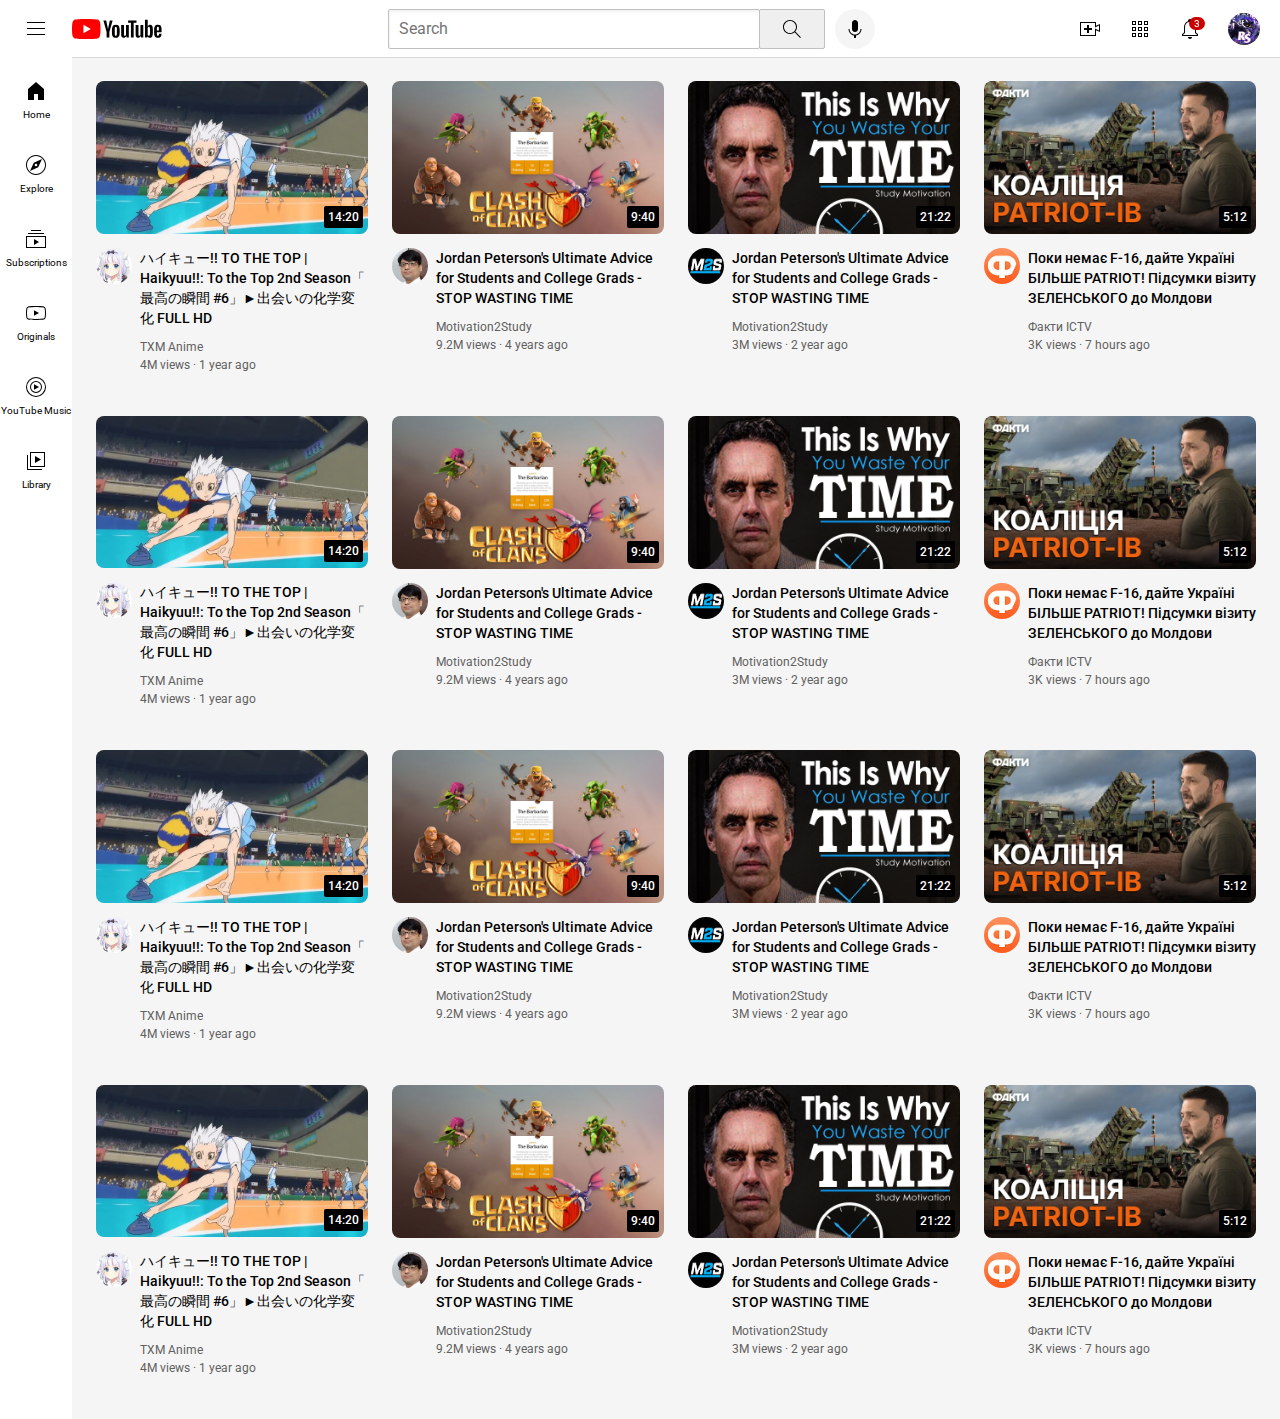
<file: index.html>
<!DOCTYPE html>
<html>
  <head>
    <title>
      My Youtube
    </title>

    <link rel="stylesheet" href="styles/general.css">
    <link rel="stylesheet" href="styles/header.css">
    <link rel="stylesheet" href="styles/video.css">
    <link rel="stylesheet" href="styles/sidebar.css">
    <link rel="preconnect" href="https://fonts.googleapis.com">
    <link rel="preconnect" href="https://fonts.gstatic.com" crossorigin>
    <link href="https://fonts.googleapis.com/css2?family=Montserrat:wght@400;700&family=Roboto:wght@400;500;700&display=swap" rel="stylesheet">
  </head>

  <body>
    <div class="header">
      <div class="left-section">
        <img class="hamburger-menu" src="icons/hamburger-menu.svg" alt="error">

        <img class="youtube-logo" src="icons/youtube-logo.svg" alt="error">
      </div>

      <div class="middle-section">
        <input class="search-bar" type="text" placeholder="Search">

        <button class="search-button">
          <img class="search" src="icons/search.svg" alt="error">

          <div class="tooltip">
            Search
          </div>
        </button>

        <button class="voice-search-button">
          <img class="voice-search" src="icons/voice-search-icon.svg" alt="error">

          <div class="tooltip">
            Search with your voice
          </div>
        </button>
      </div>

      <div class="right-section">
        <div class="upload-icon-container">
          <img class="upload-icon" src="icons/upload.svg">
           
          <div class="tooltip">
            Create
          </div>
        </div>
        
        <div class="youtube-apps-container">
          <img class="youtube-apps" src="icons/youtube-apps.svg">

          <div class="tooltip">
            YouTube apps
          </div>
        </div>
        
        <div class="notifications-icon-container">
          <img class="notifications-icon" src="icons/notifications.svg">
          <div class="notifications-count">
            3
          </div>
          <div class="tooltip">
            Notifications
          </div>
        </div>
        
        <img class="avatar" src="avatars/channel-profile.jpg">
      </div>
    </div>
    
    <div class="sidebar">
      <div class="sidebar-link">
        <img src="icons/home.svg">

        <p class="">
          Home
        </p>
      </div>

      <div class="sidebar-link">
        <img src="icons/explore.svg">

        <p class="">
          Explore
        </p>
      </div>

      <div class="sidebar-link">
        <img src="icons/subscriptions.svg">

        <p class="">
          Subscriptions
        </p>
      </div>

      <div class="sidebar-link">
        <img src="icons/originals.svg">

        <p>
          Originals
        </p>
      </div>

      <div class="sidebar-link">
        <img src="icons/youtube-music.svg">

        <p class="">
          YouTube Music
        </p>
      </div>

      <div class="sidebar-link">
        <img src="icons/library.svg">

        <p class="">
          Library
        </p>
      </div>
    </div>

    <div class="video-grid">
          <!-- 1 -->
      <div class="video-preview">
        <div class="thumbnail-row">
          <a href="https://www.youtube.com/watch?v=K_aB3kLP4VA">
            <img class="thumbnail" src="thumbnails/preview-1.webp">
          </a>
          <div class="video-time">
            14:20
          </div>
        </div>
        <div class="video-info-grid">
          <div class="channel-picture">
            <a href="https://www.youtube.com/@HoangVuOfficial17042003">
              <img class="profile-picture" src="avatars/author-profile-1.jpg">
            </a>
            <div class="channel-tip">
              <img class="profile-picture" src="avatars/author-profile-1.jpg">
              <div class="channel-tip-info">
                <div class="channel-tip-name">
                  TXM Anime
                </div>
                <p class="video-stats">
                  42.1K subscribers
                </p>
              </div>
            </div>
          </div>
  
          <div class="video-info">
            <a class="title-link" href="https://www.youtube.com/watch?v=K_aB3kLP4VA">
              <p class="video-title">
                ハイキュー!! TO THE TOP | Haikyuu!!: To the Top 2nd Season「 最高の瞬間 #6」►出会いの化学変化 FULL HD
              </p>
            </a>
            
            <p class="video-author">
              TXM Anime
            </p>
      
            <p class="video-stats">
              4M views &middot; 1 year ago
            </p>
          </div>
        </div>
      </div>
           <!-- 2 -->
      <div class="video-preview">
        <div class="thumbnail-row">
          <a href="https://www.youtube.com/watch?v=DEQUnDvjnrA">
            <img class="thumbnail" src="thumbnails/preview-2.jpg">
          </a>
          <div class="video-time">
            9:40
          </div>
        </div>
        <div class="video-info-grid">
          <div class="channel-picture">
            <a href="https://www.youtube.com/@Web_App_And_Customization">
              <img class="profile-picture" src="avatars/author-profile-2.jpg">
            </a>
            <div class="channel-tip">
              <img class="profile-picture" src="avatars/author-profile-2.jpg">
              <div class="channel-tip-info">
                <div class="channel-tip-name">
                  Web Applications And Customization
                </div>
                <p class="video-stats">
                  12 subscribers
                </p>
              </div>
            </div>
          </div>
          <div class="video-info">
            <a class="title-link" href="https://www.youtube.com/watch?v=wsNzAuYDgy0">
              <p class="video-title">
                Jordan Peterson's Ultimate Advice for Students and College Grads - STOP WASTING TIME
              </p>
            </a>
            
            <p class="video-author">         
              Motivation2Study
            </p>
      
            <p class="video-stats">
              9.2M views &middot; 4 years ago
            </p>
          </div>
        </div>
      </div>
      <!-- 3 -->
      <div class="video-preview">
        <div class="thumbnail-row">
          <a href="https://www.youtube.com/watch?v=wsNzAuYDgy0">
            <img class="thumbnail" src="thumbnails/preview-3.webp">
          </a>
          <div class="video-time">
            21:22
          </div>
        </div>
        <div class="video-info-grid">
          <div class="channel-picture">
            <a href="https://www.youtube.com/@HoangVuOfficial17042003">
              <img class="profile-picture" src="avatars/author-profile-3.jpg">
            </a>
            <div class="channel-tip">
              <img class="profile-picture" src="avatars/author-profile-3.jpg">
              <div class="channel-tip-info">
                <div class="channel-tip-name">
                  Motivation2Study
                </div>
                <p class="video-stats">
                  4.08M subscribers
                </p>
              </div>
            </div>
          </div>
  
          <div class="video-info">
            <a class="title-link" href="https://www.youtube.com/watch?v=wsNzAuYDgy0">
              <p class="video-title">
                Jordan Peterson's Ultimate Advice for Students and College Grads - STOP WASTING TIME
              </p>
            </a>
            
            <p class="video-author">
              Motivation2Study
            </p>
      
            <p class="video-stats">
              3M views &middot; 2 year ago
            </p>
          </div>
        </div>
      </div>
      <!-- 4-->
      <div class="video-preview">
        <div class="thumbnail-row">
          <a href="https://www.youtube.com/watch?v=hfve2lKHNI0">
            <img class="thumbnail" src="thumbnails/preview-4.jpg">
          </a>
          <div class="video-time">
            5:12
          </div>
        </div>
        <div class="video-info-grid">
          <div class="channel-picture">
            <a href="https://www.youtube.com/@FaktyICTVchannel">
              <img class="profile-picture" src="avatars/author-profile-4.jpg">
            </a>
            <div class="channel-tip">
              <img class="profile-picture" src="avatars/author-profile-4.jpg">
              <div class="channel-tip-info">
                <div class="channel-tip-name">
                  Факти ICTV
                </div>
                <p class="video-stats">
                  2.08M subscribers
                </p>
              </div>
            </div>
          </div>
  
          <div class="video-info">
            <a class="title-link" href="https://www.youtube.com/watch?v=hfve2lKHNI0">
              <p class="video-title">
                Поки немає F-16, дайте Україні БІЛЬШЕ PATRIOT! Підсумки візиту ЗЕЛЕНСЬКОГО до Молдови
              </p>
            </a>
            
            <p class="video-author">
              Факти ICTV
            </p>
      
            <p class="video-stats">
              3K views &middot; 7 hours ago
            </p>
          </div>
        </div>
      </div>

          <!-- 1 -->
          <div class="video-preview">
            <div class="thumbnail-row">
              <a href="https://www.youtube.com/watch?v=K_aB3kLP4VA">
                <img class="thumbnail" src="thumbnails/preview-1.webp">
              </a>
              <div class="video-time">
                14:20
              </div>
            </div>
            <div class="video-info-grid">
              <div class="channel-picture">
                <a href="https://www.youtube.com/@HoangVuOfficial17042003">
                  <img class="profile-picture" src="avatars/author-profile-1.jpg">
                </a>
                <div class="channel-tip">
                  <img class="profile-picture" src="avatars/author-profile-1.jpg">
                  <div class="channel-tip-info">
                    <div class="channel-tip-name">
                      TXM Anime
                    </div>
                    <p class="video-stats">
                      42.1K subscribers
                    </p>
                  </div>
                </div>
              </div>
      
              <div class="video-info">
                <a class="title-link" href="https://www.youtube.com/watch?v=K_aB3kLP4VA">
                  <p class="video-title">
                    ハイキュー!! TO THE TOP | Haikyuu!!: To the Top 2nd Season「 最高の瞬間 #6」►出会いの化学変化 FULL HD
                  </p>
                </a>
                
                <p class="video-author">
                  TXM Anime
                </p>
          
                <p class="video-stats">
                  4M views &middot; 1 year ago
                </p>
              </div>
            </div>
          </div>
               <!-- 2 -->
          <div class="video-preview">
            <div class="thumbnail-row">
              <a href="https://www.youtube.com/watch?v=DEQUnDvjnrA">
                <img class="thumbnail" src="thumbnails/preview-2.jpg">
              </a>
              <div class="video-time">
                9:40
              </div>
            </div>
            <div class="video-info-grid">
              <div class="channel-picture">
                <a href="https://www.youtube.com/@Web_App_And_Customization">
                  <img class="profile-picture" src="avatars/author-profile-2.jpg">
                </a>
                <div class="channel-tip">
                  <img class="profile-picture" src="avatars/author-profile-2.jpg">
                  <div class="channel-tip-info">
                    <div class="channel-tip-name">
                      Web Applications And Customization
                    </div>
                    <p class="video-stats">
                      12 subscribers
                    </p>
                  </div>
                </div>
              </div>
              <div class="video-info">
                <a class="title-link" href="https://www.youtube.com/watch?v=wsNzAuYDgy0">
                  <p class="video-title">
                    Jordan Peterson's Ultimate Advice for Students and College Grads - STOP WASTING TIME
                  </p>
                </a>
                
                <p class="video-author">         
                  Motivation2Study
                </p>
          
                <p class="video-stats">
                  9.2M views &middot; 4 years ago
                </p>
              </div>
            </div>
          </div>
          <!-- 3 -->
          <div class="video-preview">
            <div class="thumbnail-row">
              <a href="https://www.youtube.com/watch?v=wsNzAuYDgy0">
                <img class="thumbnail" src="thumbnails/preview-3.webp">
              </a>
              <div class="video-time">
                21:22
              </div>
            </div>
            <div class="video-info-grid">
              <div class="channel-picture">
                <a href="https://www.youtube.com/@HoangVuOfficial17042003">
                  <img class="profile-picture" src="avatars/author-profile-3.jpg">
                </a>
                <div class="channel-tip">
                  <img class="profile-picture" src="avatars/author-profile-3.jpg">
                  <div class="channel-tip-info">
                    <div class="channel-tip-name">
                      Motivation2Study
                    </div>
                    <p class="video-stats">
                      4.08M subscribers
                    </p>
                  </div>
                </div>
              </div>
      
              <div class="video-info">
                <a class="title-link" href="https://www.youtube.com/watch?v=wsNzAuYDgy0">
                  <p class="video-title">
                    Jordan Peterson's Ultimate Advice for Students and College Grads - STOP WASTING TIME
                  </p>
                </a>
                
                <p class="video-author">
                  Motivation2Study
                </p>
          
                <p class="video-stats">
                  3M views &middot; 2 year ago
                </p>
              </div>
            </div>
          </div>
          <!-- 4-->
          <div class="video-preview">
            <div class="thumbnail-row">
              <a href="https://www.youtube.com/watch?v=hfve2lKHNI0">
                <img class="thumbnail" src="thumbnails/preview-4.jpg">
              </a>
              <div class="video-time">
                5:12
              </div>
            </div>
            <div class="video-info-grid">
              <div class="channel-picture">
                <a href="https://www.youtube.com/@FaktyICTVchannel">
                  <img class="profile-picture" src="avatars/author-profile-4.jpg">
                </a>
                <div class="channel-tip">
                  <img class="profile-picture" src="avatars/author-profile-4.jpg">
                  <div class="channel-tip-info">
                    <div class="channel-tip-name">
                      Факти ICTV
                    </div>
                    <p class="video-stats">
                      2.08M subscribers
                    </p>
                  </div>
                </div>
              </div>
      
              <div class="video-info">
                <a class="title-link" href="https://www.youtube.com/watch?v=hfve2lKHNI0">
                  <p class="video-title">
                    Поки немає F-16, дайте Україні БІЛЬШЕ PATRIOT! Підсумки візиту ЗЕЛЕНСЬКОГО до Молдови
                  </p>
                </a>
                
                <p class="video-author">
                  Факти ICTV
                </p>
          
                <p class="video-stats">
                  3K views &middot; 7 hours ago
                </p>
              </div>
            </div>
          </div>

              <!-- 1 -->
      <div class="video-preview">
        <div class="thumbnail-row">
          <a href="https://www.youtube.com/watch?v=K_aB3kLP4VA">
            <img class="thumbnail" src="thumbnails/preview-1.webp">
          </a>
          <div class="video-time">
            14:20
          </div>
        </div>
        <div class="video-info-grid">
          <div class="channel-picture">
            <a href="https://www.youtube.com/@HoangVuOfficial17042003">
              <img class="profile-picture" src="avatars/author-profile-1.jpg">
            </a>
            <div class="channel-tip">
              <img class="profile-picture" src="avatars/author-profile-1.jpg">
              <div class="channel-tip-info">
                <div class="channel-tip-name">
                  TXM Anime
                </div>
                <p class="video-stats">
                  42.1K subscribers
                </p>
              </div>
            </div>
          </div>
  
          <div class="video-info">
            <a class="title-link" href="https://www.youtube.com/watch?v=K_aB3kLP4VA">
              <p class="video-title">
                ハイキュー!! TO THE TOP | Haikyuu!!: To the Top 2nd Season「 最高の瞬間 #6」►出会いの化学変化 FULL HD
              </p>
            </a>
            
            <p class="video-author">
              TXM Anime
            </p>
      
            <p class="video-stats">
              4M views &middot; 1 year ago
            </p>
          </div>
        </div>
      </div>
           <!-- 2 -->
      <div class="video-preview">
        <div class="thumbnail-row">
          <a href="https://www.youtube.com/watch?v=DEQUnDvjnrA">
            <img class="thumbnail" src="thumbnails/preview-2.jpg">
          </a>
          <div class="video-time">
            9:40
          </div>
        </div>
        <div class="video-info-grid">
          <div class="channel-picture">
            <a href="https://www.youtube.com/@Web_App_And_Customization">
              <img class="profile-picture" src="avatars/author-profile-2.jpg">
            </a>
            <div class="channel-tip">
              <img class="profile-picture" src="avatars/author-profile-2.jpg">
              <div class="channel-tip-info">
                <div class="channel-tip-name">
                  Web Applications And Customization
                </div>
                <p class="video-stats">
                  12 subscribers
                </p>
              </div>
            </div>
          </div>
          <div class="video-info">
            <a class="title-link" href="https://www.youtube.com/watch?v=wsNzAuYDgy0">
              <p class="video-title">
                Jordan Peterson's Ultimate Advice for Students and College Grads - STOP WASTING TIME
              </p>
            </a>
            
            <p class="video-author">         
              Motivation2Study
            </p>
      
            <p class="video-stats">
              9.2M views &middot; 4 years ago
            </p>
          </div>
        </div>
      </div>
      <!-- 3 -->
      <div class="video-preview">
        <div class="thumbnail-row">
          <a href="https://www.youtube.com/watch?v=wsNzAuYDgy0">
            <img class="thumbnail" src="thumbnails/preview-3.webp">
          </a>
          <div class="video-time">
            21:22
          </div>
        </div>
        <div class="video-info-grid">
          <div class="channel-picture">
            <a href="https://www.youtube.com/@HoangVuOfficial17042003">
              <img class="profile-picture" src="avatars/author-profile-3.jpg">
            </a>
            <div class="channel-tip">
              <img class="profile-picture" src="avatars/author-profile-3.jpg">
              <div class="channel-tip-info">
                <div class="channel-tip-name">
                  Motivation2Study
                </div>
                <p class="video-stats">
                  4.08M subscribers
                </p>
              </div>
            </div>
          </div>
  
          <div class="video-info">
            <a class="title-link" href="https://www.youtube.com/watch?v=wsNzAuYDgy0">
              <p class="video-title">
                Jordan Peterson's Ultimate Advice for Students and College Grads - STOP WASTING TIME
              </p>
            </a>
            
            <p class="video-author">
              Motivation2Study
            </p>
      
            <p class="video-stats">
              3M views &middot; 2 year ago
            </p>
          </div>
        </div>
      </div>
      <!-- 4-->
      <div class="video-preview">
        <div class="thumbnail-row">
          <a href="https://www.youtube.com/watch?v=hfve2lKHNI0">
            <img class="thumbnail" src="thumbnails/preview-4.jpg">
          </a>
          <div class="video-time">
            5:12
          </div>
        </div>
        <div class="video-info-grid">
          <div class="channel-picture">
            <a href="https://www.youtube.com/@FaktyICTVchannel">
              <img class="profile-picture" src="avatars/author-profile-4.jpg">
            </a>
            <div class="channel-tip">
              <img class="profile-picture" src="avatars/author-profile-4.jpg">
              <div class="channel-tip-info">
                <div class="channel-tip-name">
                  Факти ICTV
                </div>
                <p class="video-stats">
                  2.08M subscribers
                </p>
              </div>
            </div>
          </div>
  
          <div class="video-info">
            <a class="title-link" href="https://www.youtube.com/watch?v=hfve2lKHNI0">
              <p class="video-title">
                Поки немає F-16, дайте Україні БІЛЬШЕ PATRIOT! Підсумки візиту ЗЕЛЕНСЬКОГО до Молдови
              </p>
            </a>
            
            <p class="video-author">
              Факти ICTV
            </p>
      
            <p class="video-stats">
              3K views &middot; 7 hours ago
            </p>
          </div>
        </div>
      </div>

          <!-- 1 -->
          <div class="video-preview">
            <div class="thumbnail-row">
              <a href="https://www.youtube.com/watch?v=K_aB3kLP4VA">
                <img class="thumbnail" src="thumbnails/preview-1.webp">
              </a>
              <div class="video-time">
                14:20
              </div>
            </div>
            <div class="video-info-grid">
              <div class="channel-picture">
                <a href="https://www.youtube.com/@HoangVuOfficial17042003">
                  <img class="profile-picture" src="avatars/author-profile-1.jpg">
                </a>
                <div class="channel-tip">
                  <img class="profile-picture" src="avatars/author-profile-1.jpg">
                  <div class="channel-tip-info">
                    <div class="channel-tip-name">
                      TXM Anime
                    </div>
                    <p class="video-stats">
                      42.1K subscribers
                    </p>
                  </div>
                </div>
              </div>
      
              <div class="video-info">
                <a class="title-link" href="https://www.youtube.com/watch?v=K_aB3kLP4VA">
                  <p class="video-title">
                    ハイキュー!! TO THE TOP | Haikyuu!!: To the Top 2nd Season「 最高の瞬間 #6」►出会いの化学変化 FULL HD
                  </p>
                </a>
                
                <p class="video-author">
                  TXM Anime
                </p>
          
                <p class="video-stats">
                  4M views &middot; 1 year ago
                </p>
              </div>
            </div>
          </div>
               <!-- 2 -->
          <div class="video-preview">
            <div class="thumbnail-row">
              <a href="https://www.youtube.com/watch?v=DEQUnDvjnrA">
                <img class="thumbnail" src="thumbnails/preview-2.jpg">
              </a>
              <div class="video-time">
                9:40
              </div>
            </div>
            <div class="video-info-grid">
              <div class="channel-picture">
                <a href="https://www.youtube.com/@Web_App_And_Customization">
                  <img class="profile-picture" src="avatars/author-profile-2.jpg">
                </a>
                <div class="channel-tip">
                  <img class="profile-picture" src="avatars/author-profile-2.jpg">
                  <div class="channel-tip-info">
                    <div class="channel-tip-name">
                      Web Applications And Customization
                    </div>
                    <p class="video-stats">
                      12 subscribers
                    </p>
                  </div>
                </div>
              </div>
              <div class="video-info">
                <a class="title-link" href="https://www.youtube.com/watch?v=wsNzAuYDgy0">
                  <p class="video-title">
                    Jordan Peterson's Ultimate Advice for Students and College Grads - STOP WASTING TIME
                  </p>
                </a>
                
                <p class="video-author">         
                  Motivation2Study
                </p>
          
                <p class="video-stats">
                  9.2M views &middot; 4 years ago
                </p>
              </div>
            </div>
          </div>
          <!-- 3 -->
          <div class="video-preview">
            <div class="thumbnail-row">
              <a href="https://www.youtube.com/watch?v=wsNzAuYDgy0">
                <img class="thumbnail" src="thumbnails/preview-3.webp">
              </a>
              <div class="video-time">
                21:22
              </div>
            </div>
            <div class="video-info-grid">
              <div class="channel-picture">
                <a href="https://www.youtube.com/@HoangVuOfficial17042003">
                  <img class="profile-picture" src="avatars/author-profile-3.jpg">
                </a>
                <div class="channel-tip">
                  <img class="profile-picture" src="avatars/author-profile-3.jpg">
                  <div class="channel-tip-info">
                    <div class="channel-tip-name">
                      Motivation2Study
                    </div>
                    <p class="video-stats">
                      4.08M subscribers
                    </p>
                  </div>
                </div>
              </div>
      
              <div class="video-info">
                <a class="title-link" href="https://www.youtube.com/watch?v=wsNzAuYDgy0">
                  <p class="video-title">
                    Jordan Peterson's Ultimate Advice for Students and College Grads - STOP WASTING TIME
                  </p>
                </a>
                
                <p class="video-author">
                  Motivation2Study
                </p>
          
                <p class="video-stats">
                  3M views &middot; 2 year ago
                </p>
              </div>
            </div>
          </div>
          <!-- 4-->
          <div class="video-preview">
            <div class="thumbnail-row">
              <a href="https://www.youtube.com/watch?v=hfve2lKHNI0">
                <img class="thumbnail" src="thumbnails/preview-4.jpg">
              </a>
              <div class="video-time">
                5:12
              </div>
            </div>
            <div class="video-info-grid">
              <div class="channel-picture">
                <a href="https://www.youtube.com/@FaktyICTVchannel">
                  <img class="profile-picture" src="avatars/author-profile-4.jpg">
                </a>
                <div class="channel-tip">
                  <img class="profile-picture" src="avatars/author-profile-4.jpg">
                  <div class="channel-tip-info">
                    <div class="channel-tip-name">
                      Факти ICTV
                    </div>
                    <p class="video-stats">
                      2.08M subscribers
                    </p>
                  </div>
                </div>
              </div>
      
              <div class="video-info">
                <a class="title-link" href="https://www.youtube.com/watch?v=hfve2lKHNI0">
                  <p class="video-title">
                    Поки немає F-16, дайте Україні БІЛЬШЕ PATRIOT! Підсумки візиту ЗЕЛЕНСЬКОГО до Молдови
                  </p>
                </a>
                
                <p class="video-author">
                  Факти ICTV
                </p>
          
                <p class="video-stats">
                  3K views &middot; 7 hours ago
                </p>
              </div>
            </div>
          </div>
    </div>
  </body>
</html>
</file>
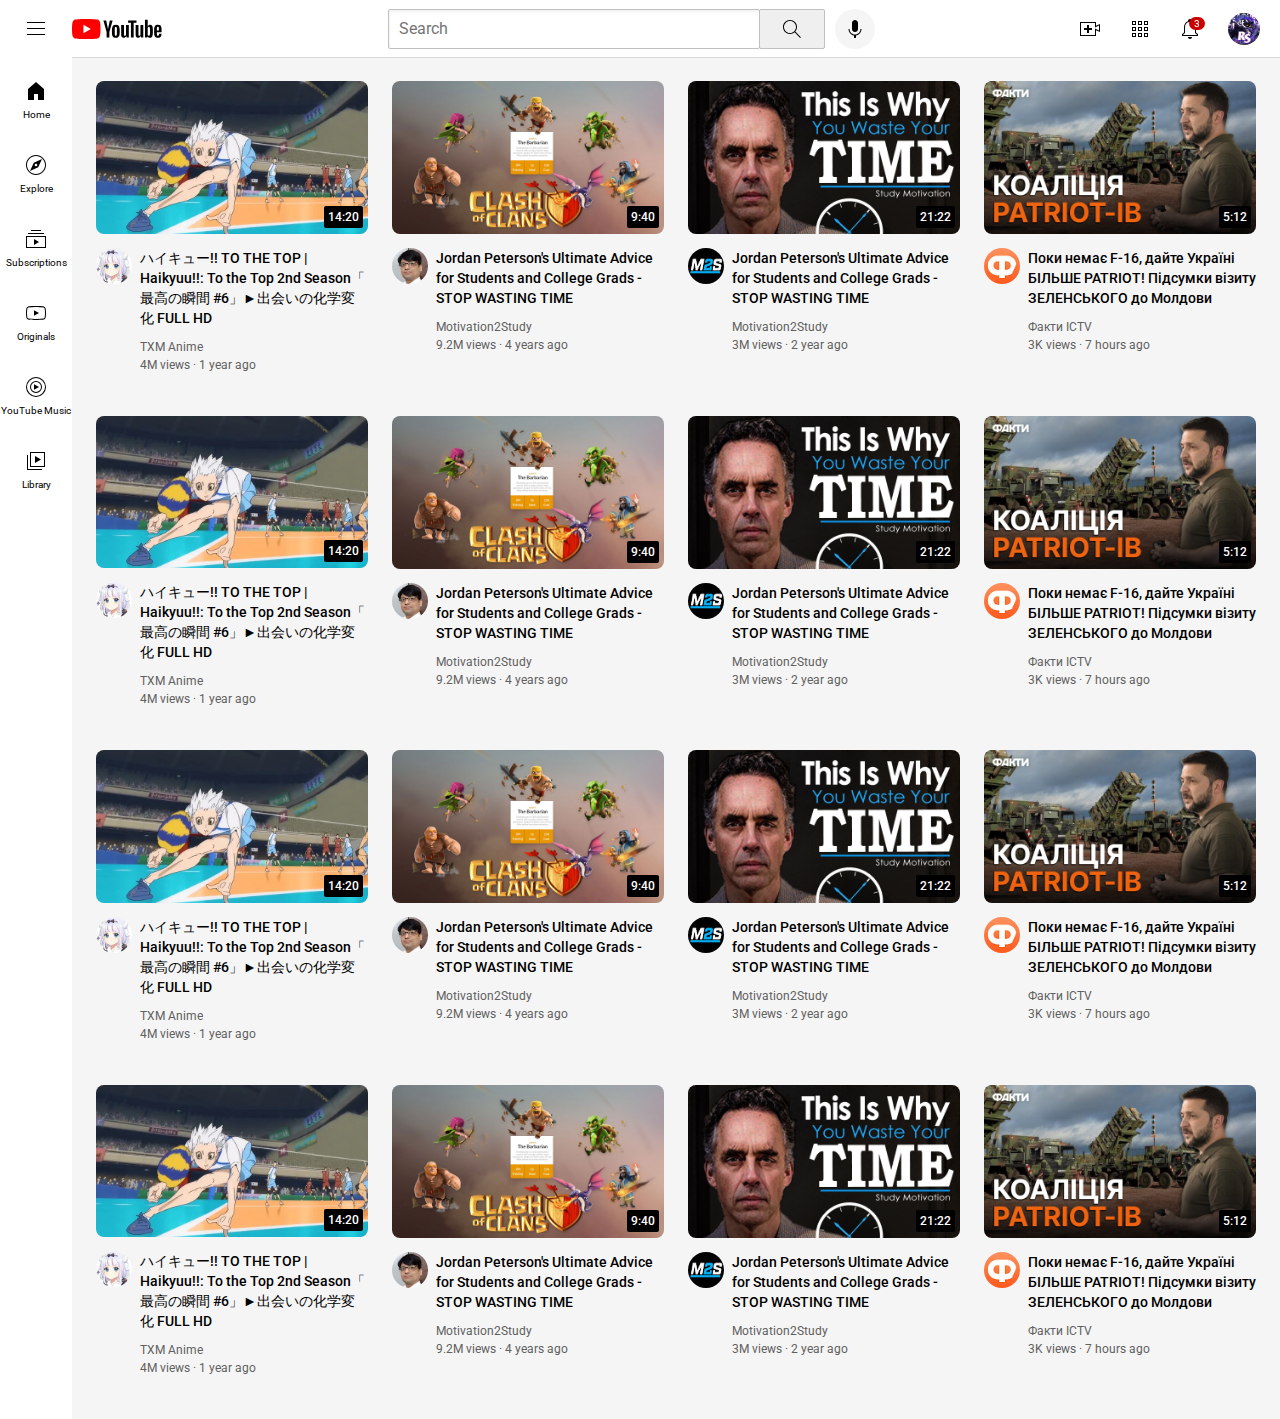
<file: youtube.html>
<!DOCTYPE html>
<html>
  <head>
    <title>
      My Youtube
    </title>

    <link rel="stylesheet" href="styles/general.css">
    <link rel="stylesheet" href="styles/header.css">
    <link rel="stylesheet" href="styles/video.css">
    <link rel="stylesheet" href="styles/sidebar.css">
    <link rel="preconnect" href="https://fonts.googleapis.com">
    <link rel="preconnect" href="https://fonts.gstatic.com" crossorigin>
    <link href="https://fonts.googleapis.com/css2?family=Montserrat:wght@400;700&family=Roboto:wght@400;500;700&display=swap" rel="stylesheet">
  </head>

  <body>
    <div class="header">
      <div class="left-section">
        <img class="hamburger-menu" src="icons/hamburger-menu.svg" alt="error">

        <img class="youtube-logo" src="icons/youtube-logo.svg" alt="error">
      </div>

      <div class="middle-section">
        <input class="search-bar" type="text" placeholder="Search">

        <button class="search-button">
          <img class="search" src="icons/search.svg" alt="error">

          <div class="tooltip">
            Search
          </div>
        </button>

        <button class="voice-search-button">
          <img class="voice-search" src="icons/voice-search-icon.svg" alt="error">

          <div class="tooltip">
            Search with your voice
          </div>
        </button>
      </div>

      <div class="right-section">
        <div class="upload-icon-container">
          <img class="upload-icon" src="icons/upload.svg">
           
          <div class="tooltip">
            Create
          </div>
        </div>
        
        <div class="youtube-apps-container">
          <img class="youtube-apps" src="icons/youtube-apps.svg">

          <div class="tooltip">
            YouTube apps
          </div>
        </div>
        
        <div class="notifications-icon-container">
          <img class="notifications-icon" src="icons/notifications.svg">
          <div class="notifications-count">
            3
          </div>
          <div class="tooltip">
            Notifications
          </div>
        </div>
        
        <img class="avatar" src="avatars/channel-profile.jpg">
      </div>
    </div>
    
    <div class="sidebar">
      <div class="sidebar-link">
        <img src="icons/home.svg">

        <p class="">
          Home
        </p>
      </div>

      <div class="sidebar-link">
        <img src="icons/explore.svg">

        <p class="">
          Explore
        </p>
      </div>

      <div class="sidebar-link">
        <img src="icons/subscriptions.svg">

        <p class="">
          Subscriptions
        </p>
      </div>

      <div class="sidebar-link">
        <img src="icons/originals.svg">

        <p>
          Originals
        </p>
      </div>

      <div class="sidebar-link">
        <img src="icons/youtube-music.svg">

        <p class="">
          YouTube Music
        </p>
      </div>

      <div class="sidebar-link">
        <img src="icons/library.svg">

        <p class="">
          Library
        </p>
      </div>
    </div>

    <div class="video-grid">
          <!-- 1 -->
      <div class="video-preview">
        <div class="thumbnail-row">
          <a href="https://www.youtube.com/watch?v=K_aB3kLP4VA">
            <img class="thumbnail" src="thumbnails/preview-1.webp">
          </a>
          <div class="video-time">
            14:20
          </div>
        </div>
        <div class="video-info-grid">
          <div class="channel-picture">
            <a href="https://www.youtube.com/@HoangVuOfficial17042003">
              <img class="profile-picture" src="avatars/author-profile-1.jpg">
            </a>
            <div class="channel-tip">
              <img class="profile-picture" src="avatars/author-profile-1.jpg">
              <div class="channel-tip-info">
                <div class="channel-tip-name">
                  TXM Anime
                </div>
                <p class="video-stats">
                  42.1K subscribers
                </p>
              </div>
            </div>
          </div>
  
          <div class="video-info">
            <a class="title-link" href="https://www.youtube.com/watch?v=K_aB3kLP4VA">
              <p class="video-title">
                ハイキュー!! TO THE TOP | Haikyuu!!: To the Top 2nd Season「 最高の瞬間 #6」►出会いの化学変化 FULL HD
              </p>
            </a>
            
            <p class="video-author">
              TXM Anime
            </p>
      
            <p class="video-stats">
              4M views &middot; 1 year ago
            </p>
          </div>
        </div>
      </div>
           <!-- 2 -->
      <div class="video-preview">
        <div class="thumbnail-row">
          <a href="https://www.youtube.com/watch?v=DEQUnDvjnrA">
            <img class="thumbnail" src="thumbnails/preview-2.jpg">
          </a>
          <div class="video-time">
            9:40
          </div>
        </div>
        <div class="video-info-grid">
          <div class="channel-picture">
            <a href="https://www.youtube.com/@Web_App_And_Customization">
              <img class="profile-picture" src="avatars/author-profile-2.jpg">
            </a>
            <div class="channel-tip">
              <img class="profile-picture" src="avatars/author-profile-2.jpg">
              <div class="channel-tip-info">
                <div class="channel-tip-name">
                  Web Applications And Customization
                </div>
                <p class="video-stats">
                  12 subscribers
                </p>
              </div>
            </div>
          </div>
          <div class="video-info">
            <a class="title-link" href="https://www.youtube.com/watch?v=wsNzAuYDgy0">
              <p class="video-title">
                Jordan Peterson's Ultimate Advice for Students and College Grads - STOP WASTING TIME
              </p>
            </a>
            
            <p class="video-author">         
              Motivation2Study
            </p>
      
            <p class="video-stats">
              9.2M views &middot; 4 years ago
            </p>
          </div>
        </div>
      </div>
      <!-- 3 -->
      <div class="video-preview">
        <div class="thumbnail-row">
          <a href="https://www.youtube.com/watch?v=wsNzAuYDgy0">
            <img class="thumbnail" src="thumbnails/preview-3.webp">
          </a>
          <div class="video-time">
            21:22
          </div>
        </div>
        <div class="video-info-grid">
          <div class="channel-picture">
            <a href="https://www.youtube.com/@HoangVuOfficial17042003">
              <img class="profile-picture" src="avatars/author-profile-3.jpg">
            </a>
            <div class="channel-tip">
              <img class="profile-picture" src="avatars/author-profile-3.jpg">
              <div class="channel-tip-info">
                <div class="channel-tip-name">
                  Motivation2Study
                </div>
                <p class="video-stats">
                  4.08M subscribers
                </p>
              </div>
            </div>
          </div>
  
          <div class="video-info">
            <a class="title-link" href="https://www.youtube.com/watch?v=wsNzAuYDgy0">
              <p class="video-title">
                Jordan Peterson's Ultimate Advice for Students and College Grads - STOP WASTING TIME
              </p>
            </a>
            
            <p class="video-author">
              Motivation2Study
            </p>
      
            <p class="video-stats">
              3M views &middot; 2 year ago
            </p>
          </div>
        </div>
      </div>
      <!-- 4-->
      <div class="video-preview">
        <div class="thumbnail-row">
          <a href="https://www.youtube.com/watch?v=hfve2lKHNI0">
            <img class="thumbnail" src="thumbnails/preview-4.jpg">
          </a>
          <div class="video-time">
            5:12
          </div>
        </div>
        <div class="video-info-grid">
          <div class="channel-picture">
            <a href="https://www.youtube.com/@FaktyICTVchannel">
              <img class="profile-picture" src="avatars/author-profile-4.jpg">
            </a>
            <div class="channel-tip">
              <img class="profile-picture" src="avatars/author-profile-4.jpg">
              <div class="channel-tip-info">
                <div class="channel-tip-name">
                  Факти ICTV
                </div>
                <p class="video-stats">
                  2.08M subscribers
                </p>
              </div>
            </div>
          </div>
  
          <div class="video-info">
            <a class="title-link" href="https://www.youtube.com/watch?v=hfve2lKHNI0">
              <p class="video-title">
                Поки немає F-16, дайте Україні БІЛЬШЕ PATRIOT! Підсумки візиту ЗЕЛЕНСЬКОГО до Молдови
              </p>
            </a>
            
            <p class="video-author">
              Факти ICTV
            </p>
      
            <p class="video-stats">
              3K views &middot; 7 hours ago
            </p>
          </div>
        </div>
      </div>

          <!-- 1 -->
          <div class="video-preview">
            <div class="thumbnail-row">
              <a href="https://www.youtube.com/watch?v=K_aB3kLP4VA">
                <img class="thumbnail" src="thumbnails/preview-1.webp">
              </a>
              <div class="video-time">
                14:20
              </div>
            </div>
            <div class="video-info-grid">
              <div class="channel-picture">
                <a href="https://www.youtube.com/@HoangVuOfficial17042003">
                  <img class="profile-picture" src="avatars/author-profile-1.jpg">
                </a>
                <div class="channel-tip">
                  <img class="profile-picture" src="avatars/author-profile-1.jpg">
                  <div class="channel-tip-info">
                    <div class="channel-tip-name">
                      TXM Anime
                    </div>
                    <p class="video-stats">
                      42.1K subscribers
                    </p>
                  </div>
                </div>
              </div>
      
              <div class="video-info">
                <a class="title-link" href="https://www.youtube.com/watch?v=K_aB3kLP4VA">
                  <p class="video-title">
                    ハイキュー!! TO THE TOP | Haikyuu!!: To the Top 2nd Season「 最高の瞬間 #6」►出会いの化学変化 FULL HD
                  </p>
                </a>
                
                <p class="video-author">
                  TXM Anime
                </p>
          
                <p class="video-stats">
                  4M views &middot; 1 year ago
                </p>
              </div>
            </div>
          </div>
               <!-- 2 -->
          <div class="video-preview">
            <div class="thumbnail-row">
              <a href="https://www.youtube.com/watch?v=DEQUnDvjnrA">
                <img class="thumbnail" src="thumbnails/preview-2.jpg">
              </a>
              <div class="video-time">
                9:40
              </div>
            </div>
            <div class="video-info-grid">
              <div class="channel-picture">
                <a href="https://www.youtube.com/@Web_App_And_Customization">
                  <img class="profile-picture" src="avatars/author-profile-2.jpg">
                </a>
                <div class="channel-tip">
                  <img class="profile-picture" src="avatars/author-profile-2.jpg">
                  <div class="channel-tip-info">
                    <div class="channel-tip-name">
                      Web Applications And Customization
                    </div>
                    <p class="video-stats">
                      12 subscribers
                    </p>
                  </div>
                </div>
              </div>
              <div class="video-info">
                <a class="title-link" href="https://www.youtube.com/watch?v=wsNzAuYDgy0">
                  <p class="video-title">
                    Jordan Peterson's Ultimate Advice for Students and College Grads - STOP WASTING TIME
                  </p>
                </a>
                
                <p class="video-author">         
                  Motivation2Study
                </p>
          
                <p class="video-stats">
                  9.2M views &middot; 4 years ago
                </p>
              </div>
            </div>
          </div>
          <!-- 3 -->
          <div class="video-preview">
            <div class="thumbnail-row">
              <a href="https://www.youtube.com/watch?v=wsNzAuYDgy0">
                <img class="thumbnail" src="thumbnails/preview-3.webp">
              </a>
              <div class="video-time">
                21:22
              </div>
            </div>
            <div class="video-info-grid">
              <div class="channel-picture">
                <a href="https://www.youtube.com/@HoangVuOfficial17042003">
                  <img class="profile-picture" src="avatars/author-profile-3.jpg">
                </a>
                <div class="channel-tip">
                  <img class="profile-picture" src="avatars/author-profile-3.jpg">
                  <div class="channel-tip-info">
                    <div class="channel-tip-name">
                      Motivation2Study
                    </div>
                    <p class="video-stats">
                      4.08M subscribers
                    </p>
                  </div>
                </div>
              </div>
      
              <div class="video-info">
                <a class="title-link" href="https://www.youtube.com/watch?v=wsNzAuYDgy0">
                  <p class="video-title">
                    Jordan Peterson's Ultimate Advice for Students and College Grads - STOP WASTING TIME
                  </p>
                </a>
                
                <p class="video-author">
                  Motivation2Study
                </p>
          
                <p class="video-stats">
                  3M views &middot; 2 year ago
                </p>
              </div>
            </div>
          </div>
          <!-- 4-->
          <div class="video-preview">
            <div class="thumbnail-row">
              <a href="https://www.youtube.com/watch?v=hfve2lKHNI0">
                <img class="thumbnail" src="thumbnails/preview-4.jpg">
              </a>
              <div class="video-time">
                5:12
              </div>
            </div>
            <div class="video-info-grid">
              <div class="channel-picture">
                <a href="https://www.youtube.com/@FaktyICTVchannel">
                  <img class="profile-picture" src="avatars/author-profile-4.jpg">
                </a>
                <div class="channel-tip">
                  <img class="profile-picture" src="avatars/author-profile-4.jpg">
                  <div class="channel-tip-info">
                    <div class="channel-tip-name">
                      Факти ICTV
                    </div>
                    <p class="video-stats">
                      2.08M subscribers
                    </p>
                  </div>
                </div>
              </div>
      
              <div class="video-info">
                <a class="title-link" href="https://www.youtube.com/watch?v=hfve2lKHNI0">
                  <p class="video-title">
                    Поки немає F-16, дайте Україні БІЛЬШЕ PATRIOT! Підсумки візиту ЗЕЛЕНСЬКОГО до Молдови
                  </p>
                </a>
                
                <p class="video-author">
                  Факти ICTV
                </p>
          
                <p class="video-stats">
                  3K views &middot; 7 hours ago
                </p>
              </div>
            </div>
          </div>

              <!-- 1 -->
      <div class="video-preview">
        <div class="thumbnail-row">
          <a href="https://www.youtube.com/watch?v=K_aB3kLP4VA">
            <img class="thumbnail" src="thumbnails/preview-1.webp">
          </a>
          <div class="video-time">
            14:20
          </div>
        </div>
        <div class="video-info-grid">
          <div class="channel-picture">
            <a href="https://www.youtube.com/@HoangVuOfficial17042003">
              <img class="profile-picture" src="avatars/author-profile-1.jpg">
            </a>
            <div class="channel-tip">
              <img class="profile-picture" src="avatars/author-profile-1.jpg">
              <div class="channel-tip-info">
                <div class="channel-tip-name">
                  TXM Anime
                </div>
                <p class="video-stats">
                  42.1K subscribers
                </p>
              </div>
            </div>
          </div>
  
          <div class="video-info">
            <a class="title-link" href="https://www.youtube.com/watch?v=K_aB3kLP4VA">
              <p class="video-title">
                ハイキュー!! TO THE TOP | Haikyuu!!: To the Top 2nd Season「 最高の瞬間 #6」►出会いの化学変化 FULL HD
              </p>
            </a>
            
            <p class="video-author">
              TXM Anime
            </p>
      
            <p class="video-stats">
              4M views &middot; 1 year ago
            </p>
          </div>
        </div>
      </div>
           <!-- 2 -->
      <div class="video-preview">
        <div class="thumbnail-row">
          <a href="https://www.youtube.com/watch?v=DEQUnDvjnrA">
            <img class="thumbnail" src="thumbnails/preview-2.jpg">
          </a>
          <div class="video-time">
            9:40
          </div>
        </div>
        <div class="video-info-grid">
          <div class="channel-picture">
            <a href="https://www.youtube.com/@Web_App_And_Customization">
              <img class="profile-picture" src="avatars/author-profile-2.jpg">
            </a>
            <div class="channel-tip">
              <img class="profile-picture" src="avatars/author-profile-2.jpg">
              <div class="channel-tip-info">
                <div class="channel-tip-name">
                  Web Applications And Customization
                </div>
                <p class="video-stats">
                  12 subscribers
                </p>
              </div>
            </div>
          </div>
          <div class="video-info">
            <a class="title-link" href="https://www.youtube.com/watch?v=wsNzAuYDgy0">
              <p class="video-title">
                Jordan Peterson's Ultimate Advice for Students and College Grads - STOP WASTING TIME
              </p>
            </a>
            
            <p class="video-author">         
              Motivation2Study
            </p>
      
            <p class="video-stats">
              9.2M views &middot; 4 years ago
            </p>
          </div>
        </div>
      </div>
      <!-- 3 -->
      <div class="video-preview">
        <div class="thumbnail-row">
          <a href="https://www.youtube.com/watch?v=wsNzAuYDgy0">
            <img class="thumbnail" src="thumbnails/preview-3.webp">
          </a>
          <div class="video-time">
            21:22
          </div>
        </div>
        <div class="video-info-grid">
          <div class="channel-picture">
            <a href="https://www.youtube.com/@HoangVuOfficial17042003">
              <img class="profile-picture" src="avatars/author-profile-3.jpg">
            </a>
            <div class="channel-tip">
              <img class="profile-picture" src="avatars/author-profile-3.jpg">
              <div class="channel-tip-info">
                <div class="channel-tip-name">
                  Motivation2Study
                </div>
                <p class="video-stats">
                  4.08M subscribers
                </p>
              </div>
            </div>
          </div>
  
          <div class="video-info">
            <a class="title-link" href="https://www.youtube.com/watch?v=wsNzAuYDgy0">
              <p class="video-title">
                Jordan Peterson's Ultimate Advice for Students and College Grads - STOP WASTING TIME
              </p>
            </a>
            
            <p class="video-author">
              Motivation2Study
            </p>
      
            <p class="video-stats">
              3M views &middot; 2 year ago
            </p>
          </div>
        </div>
      </div>
      <!-- 4-->
      <div class="video-preview">
        <div class="thumbnail-row">
          <a href="https://www.youtube.com/watch?v=hfve2lKHNI0">
            <img class="thumbnail" src="thumbnails/preview-4.jpg">
          </a>
          <div class="video-time">
            5:12
          </div>
        </div>
        <div class="video-info-grid">
          <div class="channel-picture">
            <a href="https://www.youtube.com/@FaktyICTVchannel">
              <img class="profile-picture" src="avatars/author-profile-4.jpg">
            </a>
            <div class="channel-tip">
              <img class="profile-picture" src="avatars/author-profile-4.jpg">
              <div class="channel-tip-info">
                <div class="channel-tip-name">
                  Факти ICTV
                </div>
                <p class="video-stats">
                  2.08M subscribers
                </p>
              </div>
            </div>
          </div>
  
          <div class="video-info">
            <a class="title-link" href="https://www.youtube.com/watch?v=hfve2lKHNI0">
              <p class="video-title">
                Поки немає F-16, дайте Україні БІЛЬШЕ PATRIOT! Підсумки візиту ЗЕЛЕНСЬКОГО до Молдови
              </p>
            </a>
            
            <p class="video-author">
              Факти ICTV
            </p>
      
            <p class="video-stats">
              3K views &middot; 7 hours ago
            </p>
          </div>
        </div>
      </div>

          <!-- 1 -->
          <div class="video-preview">
            <div class="thumbnail-row">
              <a href="https://www.youtube.com/watch?v=K_aB3kLP4VA">
                <img class="thumbnail" src="thumbnails/preview-1.webp">
              </a>
              <div class="video-time">
                14:20
              </div>
            </div>
            <div class="video-info-grid">
              <div class="channel-picture">
                <a href="https://www.youtube.com/@HoangVuOfficial17042003">
                  <img class="profile-picture" src="avatars/author-profile-1.jpg">
                </a>
                <div class="channel-tip">
                  <img class="profile-picture" src="avatars/author-profile-1.jpg">
                  <div class="channel-tip-info">
                    <div class="channel-tip-name">
                      TXM Anime
                    </div>
                    <p class="video-stats">
                      42.1K subscribers
                    </p>
                  </div>
                </div>
              </div>
      
              <div class="video-info">
                <a class="title-link" href="https://www.youtube.com/watch?v=K_aB3kLP4VA">
                  <p class="video-title">
                    ハイキュー!! TO THE TOP | Haikyuu!!: To the Top 2nd Season「 最高の瞬間 #6」►出会いの化学変化 FULL HD
                  </p>
                </a>
                
                <p class="video-author">
                  TXM Anime
                </p>
          
                <p class="video-stats">
                  4M views &middot; 1 year ago
                </p>
              </div>
            </div>
          </div>
               <!-- 2 -->
          <div class="video-preview">
            <div class="thumbnail-row">
              <a href="https://www.youtube.com/watch?v=DEQUnDvjnrA">
                <img class="thumbnail" src="thumbnails/preview-2.jpg">
              </a>
              <div class="video-time">
                9:40
              </div>
            </div>
            <div class="video-info-grid">
              <div class="channel-picture">
                <a href="https://www.youtube.com/@Web_App_And_Customization">
                  <img class="profile-picture" src="avatars/author-profile-2.jpg">
                </a>
                <div class="channel-tip">
                  <img class="profile-picture" src="avatars/author-profile-2.jpg">
                  <div class="channel-tip-info">
                    <div class="channel-tip-name">
                      Web Applications And Customization
                    </div>
                    <p class="video-stats">
                      12 subscribers
                    </p>
                  </div>
                </div>
              </div>
              <div class="video-info">
                <a class="title-link" href="https://www.youtube.com/watch?v=wsNzAuYDgy0">
                  <p class="video-title">
                    Jordan Peterson's Ultimate Advice for Students and College Grads - STOP WASTING TIME
                  </p>
                </a>
                
                <p class="video-author">         
                  Motivation2Study
                </p>
          
                <p class="video-stats">
                  9.2M views &middot; 4 years ago
                </p>
              </div>
            </div>
          </div>
          <!-- 3 -->
          <div class="video-preview">
            <div class="thumbnail-row">
              <a href="https://www.youtube.com/watch?v=wsNzAuYDgy0">
                <img class="thumbnail" src="thumbnails/preview-3.webp">
              </a>
              <div class="video-time">
                21:22
              </div>
            </div>
            <div class="video-info-grid">
              <div class="channel-picture">
                <a href="https://www.youtube.com/@HoangVuOfficial17042003">
                  <img class="profile-picture" src="avatars/author-profile-3.jpg">
                </a>
                <div class="channel-tip">
                  <img class="profile-picture" src="avatars/author-profile-3.jpg">
                  <div class="channel-tip-info">
                    <div class="channel-tip-name">
                      Motivation2Study
                    </div>
                    <p class="video-stats">
                      4.08M subscribers
                    </p>
                  </div>
                </div>
              </div>
      
              <div class="video-info">
                <a class="title-link" href="https://www.youtube.com/watch?v=wsNzAuYDgy0">
                  <p class="video-title">
                    Jordan Peterson's Ultimate Advice for Students and College Grads - STOP WASTING TIME
                  </p>
                </a>
                
                <p class="video-author">
                  Motivation2Study
                </p>
          
                <p class="video-stats">
                  3M views &middot; 2 year ago
                </p>
              </div>
            </div>
          </div>
          <!-- 4-->
          <div class="video-preview">
            <div class="thumbnail-row">
              <a href="https://www.youtube.com/watch?v=hfve2lKHNI0">
                <img class="thumbnail" src="thumbnails/preview-4.jpg">
              </a>
              <div class="video-time">
                5:12
              </div>
            </div>
            <div class="video-info-grid">
              <div class="channel-picture">
                <a href="https://www.youtube.com/@FaktyICTVchannel">
                  <img class="profile-picture" src="avatars/author-profile-4.jpg">
                </a>
                <div class="channel-tip">
                  <img class="profile-picture" src="avatars/author-profile-4.jpg">
                  <div class="channel-tip-info">
                    <div class="channel-tip-name">
                      Факти ICTV
                    </div>
                    <p class="video-stats">
                      2.08M subscribers
                    </p>
                  </div>
                </div>
              </div>
      
              <div class="video-info">
                <a class="title-link" href="https://www.youtube.com/watch?v=hfve2lKHNI0">
                  <p class="video-title">
                    Поки немає F-16, дайте Україні БІЛЬШЕ PATRIOT! Підсумки візиту ЗЕЛЕНСЬКОГО до Молдови
                  </p>
                </a>
                
                <p class="video-author">
                  Факти ICTV
                </p>
          
                <p class="video-stats">
                  3K views &middot; 7 hours ago
                </p>
              </div>
            </div>
          </div>
    </div>
  </body>
</html>
</file>
<file: styles/general.css>
p
{
  font-family: Roboto, Arial, sans-serif;
  margin-top: 0px;
  margin-bottom: 0px;
}

body
{
  margin: 0px;
  padding-top: 57px;
  padding-left: 72px;
}
</file>
<file: styles/header.css>
.header
{
  display: flex;
  height: 57px;
  justify-content: space-between;
  position: fixed;
  background: white;
  height: 57px;
  left: 0;
  top: 0;
  right: 0;
  border-bottom-width: 1px;
  border-bottom-style: solid;
  border-bottom-color: rgb(218, 216, 216);
  z-index: 100;
}

/*left section for header*/
.left-section
{
  display: flex;
  align-items: center;
}

.hamburger-menu
{
  height: 24px;
  margin-right: 24px;
  margin-left: 24px;
}

.youtube-logo
{
  height: 20px;
}

/*middle section for header*/

.search-button,
.voice-search-button,
.upload-icon-container,
.youtube-apps-container,
.notifications-icon-container
{
  position: relative;
  display: flex;
  justify-content: center;
  align-items: center;
}

.search-button .tooltip,
.voice-search-button .tooltip,
.upload-icon-container .tooltip,
.youtube-apps-container .tooltip,
.notifications-icon-container .tooltip
{
  position: absolute;
  background-color: gray;
  color: white;
  padding-top: 10px;
  padding-bottom: 10px;
  padding-left: 8px;
  padding-right: 8px;
  border-radius: 2px;
  font-size: 11px;
  bottom: -48px;
  font-family: Roboto, Arial, sans-serif;
  opacity: 0;
  transition: 0.3s;
  pointer-events: none;
  white-space: nowrap;
}

.search-button:hover .tooltip,
.voice-search-button:hover .tooltip,
.upload-icon-container:hover .tooltip,
.youtube-apps-container:hover .tooltip,
.notifications-icon-container:hover .tooltip
{
  opacity: 1;
  transition: 0.15s;
}
.middle-section
{
  display: flex;
  flex: 1;
  margin-left: 70px;
  margin-right: 35px;
  max-width: 500px;
  align-items: center;
}


.voice-search-button
{
  height: 40px;
  width: 40px;
  border-radius: 20px;
  border-width: 0px;
  cursor: pointer;
  background-color: rgb(245, 245, 245);
}

.search-button
{
  height: 40px;
  width: 66px;
  border-color: rgb(192, 192, 192);
  border-radius: 2px;
  border-width: 1px;
  border-style: solid;
  margin-left: -1px;
  margin-right: 10px;
  cursor: pointer;

}

.search
{
  width: 24px;
}

.voice-search
{
  width: 24px;
}

.search-bar
{
  flex: 1;
  height: 36px;
  padding-left: 10px;
  border-style: solid;
  border-width: 1px;
  font-size: 16px;
  border-color: rgb(192, 192, 192);
  border-radius: 2px;
  box-shadow: inset 1px 2px 3px rgb(0,0,0,0.05) ;
  max-width: 358px;
  width: 0px;
}

.search-bar::placeholder
{
  font-family: Roboto, Arial, sans-serif;
  font-size: 16px;
}

/*right section for header*/
.right-section
{
  display: flex;
  align-items: center;
  justify-content: space-between;
  width: 182px;
  margin-right: 20px;
  flex-shrink: 0;
  
}

.upload-icon
{
  width: 24px;
  cursor: pointer;
}

.youtube-apps
{
  width: 24px;
  cursor: pointer;
}

.notifications-icon
{
  width: 24px;
  cursor: pointer;
}

.avatar
{
  width: 32px;
  border-radius: 16px;
  cursor: pointer;
}

.notifications-count
{
  position: absolute;
  background-color: rgb(204, 0, 0);
  right: -3px;
  top: 0px;
  border-radius: 20px;
  padding: 0px;
  color: white;
  font-size: 10px;
  padding-right: 5px;
  padding-left: 5px;
  padding-top: 1px;
  padding-bottom: 1px;
  font-family: Roboto,Arial,sans-serif;
}
</file>
<file: styles/video.css>
.thumbnail
{
  width: 100%;
  border-radius: 8px;
}


.video-title
{
  margin-top: 0px;
  font-size: 14px;
  font-weight: 500;
  line-height: 20px;
  margin-bottom: 12px;
}

.profile-picture
{
  width: 36px;
  border-radius: 18px;
}

.thumbnail-row
{
  margin-bottom: 10px;
  position: relative;
}

.video-author,
 .video-stats
{
  font-size: 12px;
  color: rgb(96, 96, 96);
}

.video-author
{
  margin-bottom: 4px;
}

.video-info-grid
{
  display: grid;
  grid-template-columns: 36px 1fr;
  column-gap: 8px;
}

.video-grid
{
  display: grid;
  grid-template-columns: 1fr 1fr 1fr 1fr;
  column-gap: 16px;
  row-gap: 16px;
  padding: 20px;
  background-color: whitesmoke;
}

.video-info
{
  padding-bottom: 20px;
}

.video-preview
{
  padding: 4px;
}

.title-link
{
  text-decoration: none;
  color: black;
}


.video-time
{
  background-color: black;
  position: absolute;
  color: white;
  font-size: 12px;
  font-family: Roboto, Arial, sans-serif;
  bottom: 10px;
  right: 5px;
  padding: 4px;
  border-radius: 2px;
  font-weight: 500;
}

.channel-picture
{
  position: relative;
}

.channel-tip
{
  position: absolute;
  background-color: white;
  display: flex;
  bottom: -10px;
  padding-left: 20px;
  padding-right: 20px;
  padding-top: 16px;
  padding-bottom: 16px;
  border-radius: 4px;
  z-index: 300;
  opacity: 0;
  transition: 0.25s;
  pointer-events: none;
}
.channel-picture:hover .channel-tip
{
  opacity: 1;
  transition: 0.25s;
}

.channel-tip div, .channel-tip p
{
  white-space: nowrap;
  flex: 1;
  margin-left: 4px;
}
.channel-tip-name
{
  font-size: 14px;
  font-weight: bold;
  font-family: Roboto, Arial, sans-serif;
  margin-bottom: 4px;
}

@media (min-width: 1000px)
{
  .video-grid
  {
    grid-template-columns: 1fr 1fr 1fr 1fr;
  }
}

@media (max-width: 750px)
{
  .video-grid
  {
    grid-template-columns: 1fr 1fr;
  }
}

@media (min-width: 751px) and (max-width: 999px)
{
  .video-grid
  {
    grid-template-columns: 1fr 1fr 1fr;
  }
}
</file>
<file: styles/sidebar.css>
.sidebar
{
  display: flex;
  position: fixed;
  bottom: 0;
  left: 0;
  top: 57px;
  background-color: white;
  width: 72px;
  flex-direction: column;
  align-items: center;
  position: fixed;
  padding-top: 5px;
  z-index: 200;
}

.sidebar-link
{
  height: 74px;
  width: 72px;
  display: flex;
  justify-content: center;
  align-items: center;
  flex-direction: column;
  cursor: pointer;
}

.sidebar-link:hover
{
  background-color: rgb(231, 231, 231);
}

.sidebar-link img
{
  height: 24px;
  height: 24px;
}

.sidebar-link p
{
  font-size: 10px;
  margin-top: 6px;
}
</file>
